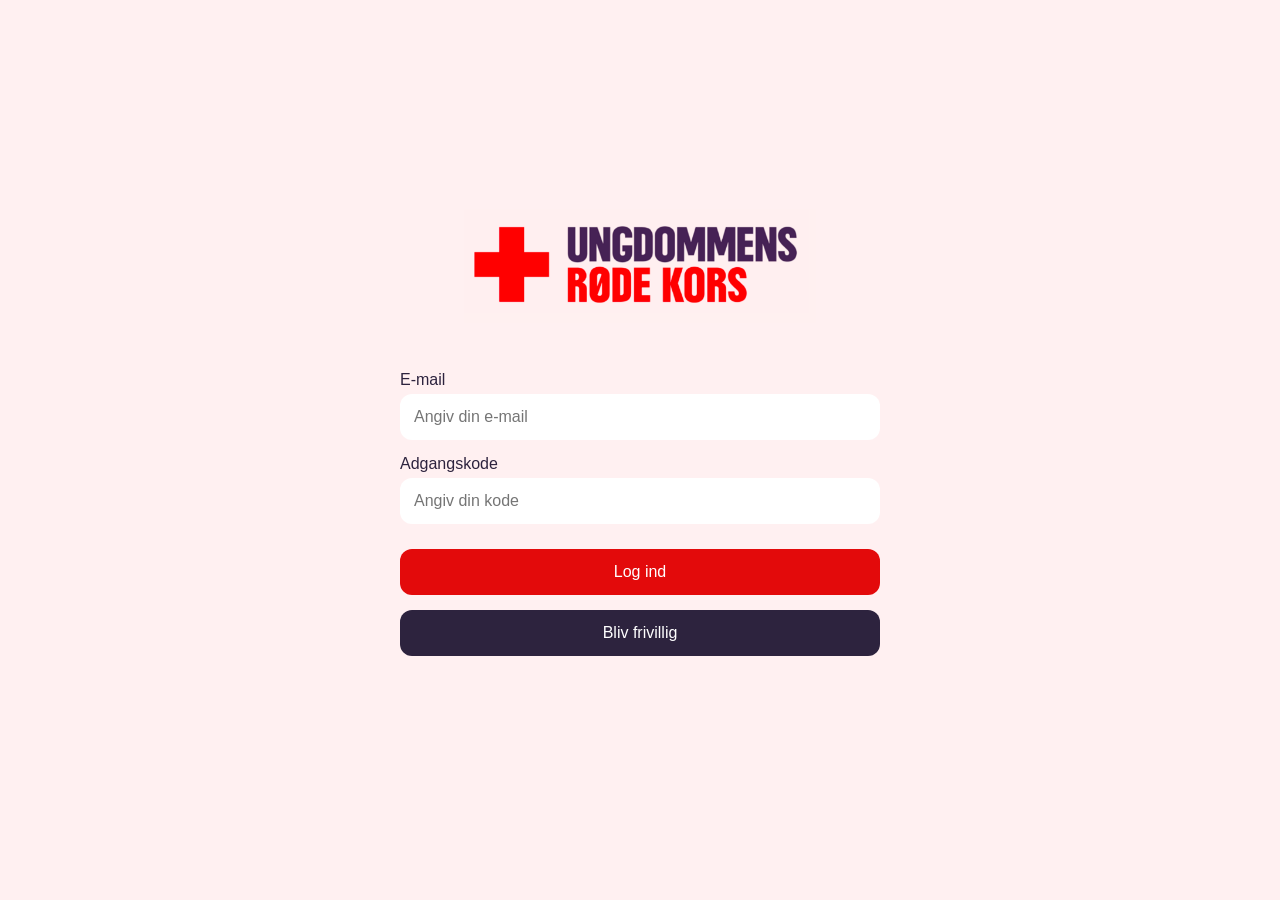
<file: index.html>
<!DOCTYPE html> 
<html lang="da">
    <head>
        <meta charset="UTF-8">
        <meta name="viewport" content="width=device-width, initial-scale=1.0">
        <title>App Ungdommens Røde Kors</title>
        <link rel="stylesheet" href="style.css">
        <script src="javascript/sarah.js" defer></script>
    </head>
        


    <body class="lyseroed-baggrund login-layout">
    
    <!-- HEADER SEKTION -->
    <header class="login-header"></header>
       
    <!-- MAIN SEKTION -->
    <!-- Sarah: Brugt ChatpGPT til sparring med BEM (prompt 3 og 5) -->
    <main>
        <section class="login"> <!--kode er valideret medhttps://validator.w3.org/#validate_by_uri, der er en warning at der mangler en H1, på linje 21-->
        
        <img class="login__logo" src="images/logo.png" alt="Logo til Ungdommens Røde Kors">

        <form class="login__form">

            <!-- Sarah: Brugt ChatpGPT til sparring med BEM (prompt 5) -->
            <label class="login__label" for="email">E-mail</label>
            <input class="login__input login__input--email" type="email" id="email" placeholder="Angiv din e-mail">

            <label class="login__label" for="kode">Adgangskode</label>
            <input class="login__input login__input--kode" type="password" id="kode" placeholder="Angiv din kode">

            <p class="login__fejl" id="fejl"></p>

            <button class="login__knap login__knap--primary">Log ind</button>

            <a href="bliv_frivllig.html" class="login__knap login__knap--secondary">Bliv frivillig</a>

        </form>

        </section>
    </main>
                      
    <!-- FOOTER SEKTION -->
    <footer class="login-footer"></footer>

    </body>
</html>
</file>
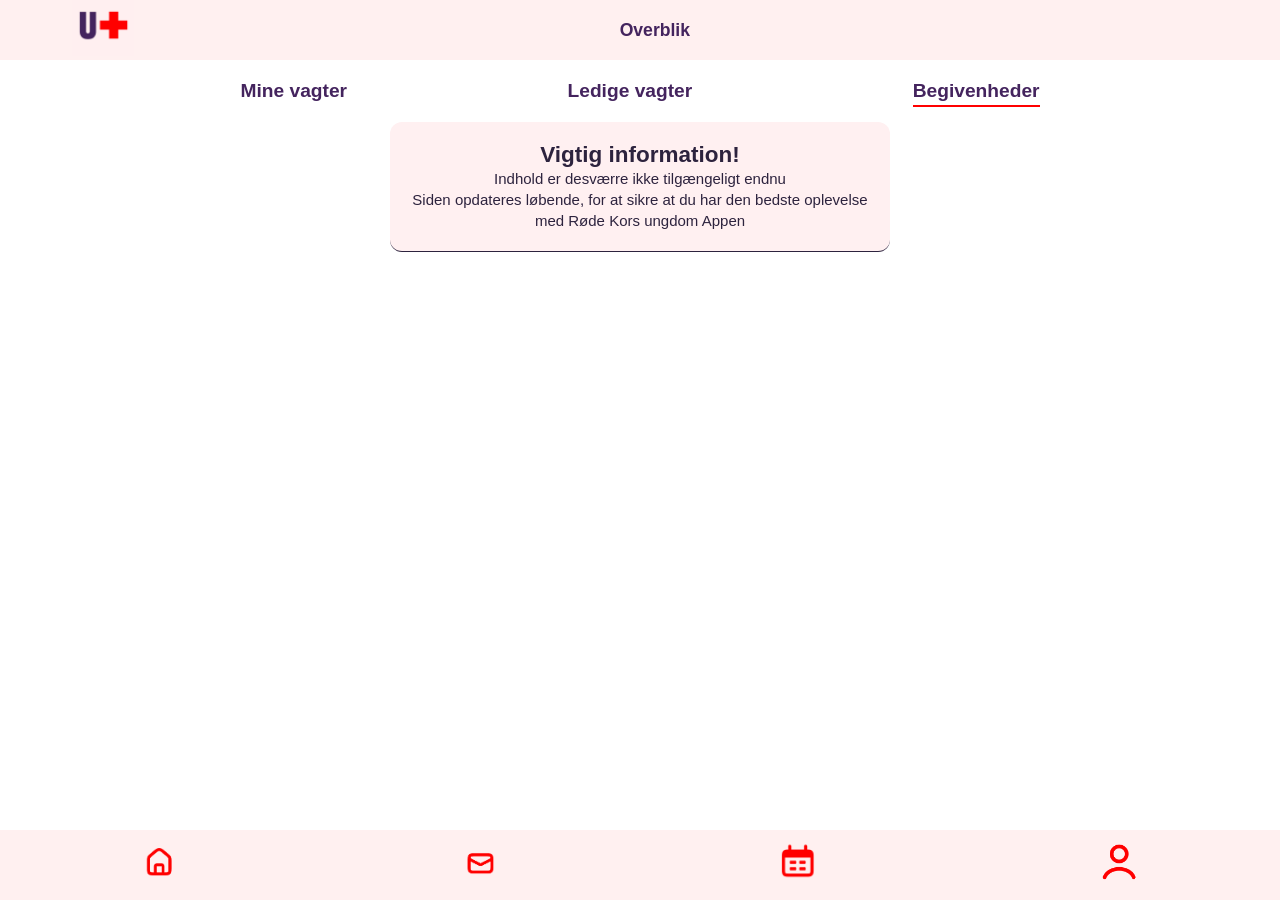
<file: begivenheder.html>
<!DOCTYPE html>
<html lang="da">
    <head>
        <!--koden er valideret med https://validator.w3.org/nu/#textarea, der er ingen errors eller warnings-->
        <meta charset="UTF-8">
        <meta name="viewport" content="width=device-width, initial-scale=1.0">
        <title>App Rødekors ungdommen</title>
        <link rel="stylesheet" href="style.css">
        <script></script>
       
        
    </head>
        <!-- Sparret med AI -->
        <body>
            
            <header class="app-header">
                
                <div class="header-leftside">
                    <a href="mine_vagter.html" class="brand-button">
                        <img src="images/brand_logo.png" alt="røde kors ungdom forkortet logo" class="logo-img">
                    </a>
                </div>
                <h1 class="header-title">Overblik</h1>
                <div class="header-rightside"></div>

            </header>

            <main class="content-area">
                <div class="main__menu">
                    <a href="mine_vagter.html" class="main__menu-item active">Mine vagter</a>
                    <a href="ledige_vagter.html" class="main__menu-item">Ledige vagter</a>
                    <a href="begivenheder.html" class="main__menu-item main__menu-item--active">Begivenheder</a>
                </div> 
                
                <!--kode inspireret fra AI prompt (7) Rikkw-->
                <section class="service-besked">
                    <div class="service-besked__container">
                        <h2> Vigtig information!</h2>
                        <p class="service-besked__text">
                            Indhold er desværre ikke tilgængeligt endnu<br>
                            Siden opdateres løbende, for at sikre at du har den bedste oplevelse med Røde Kors ungdom Appen
                        </p>
                    </div>
                </section>

            </main>
                      
                <footer class="footer">
                  <nav class="bottom-nav">
                     <a href="mine_vagter.html" class="nav-buttons">
                         <img src="images/hjem.png" alt="hjem-button" class="nav-icon">
                     </a>
                    
                     <a href="meddelelser.html" class="nav-buttons">
                         <img src="images/meddelelser.png" alt="meddelelser-button" class="nav-icon">
                     </a>

                     <a href="kalender.html" class="nav-buttons">
                         <img src="images/kalender.png" alt="kalender-button" class="nav-icon">
                     </a>

                     <a href="min_profil.html" class="nav-buttons">
                         <img src="images/profil.png" alt="min_profil-button" class="nav-icon">
                     </a>
                  </nav>
                </footer>
            

        </body>
</html>
</file>
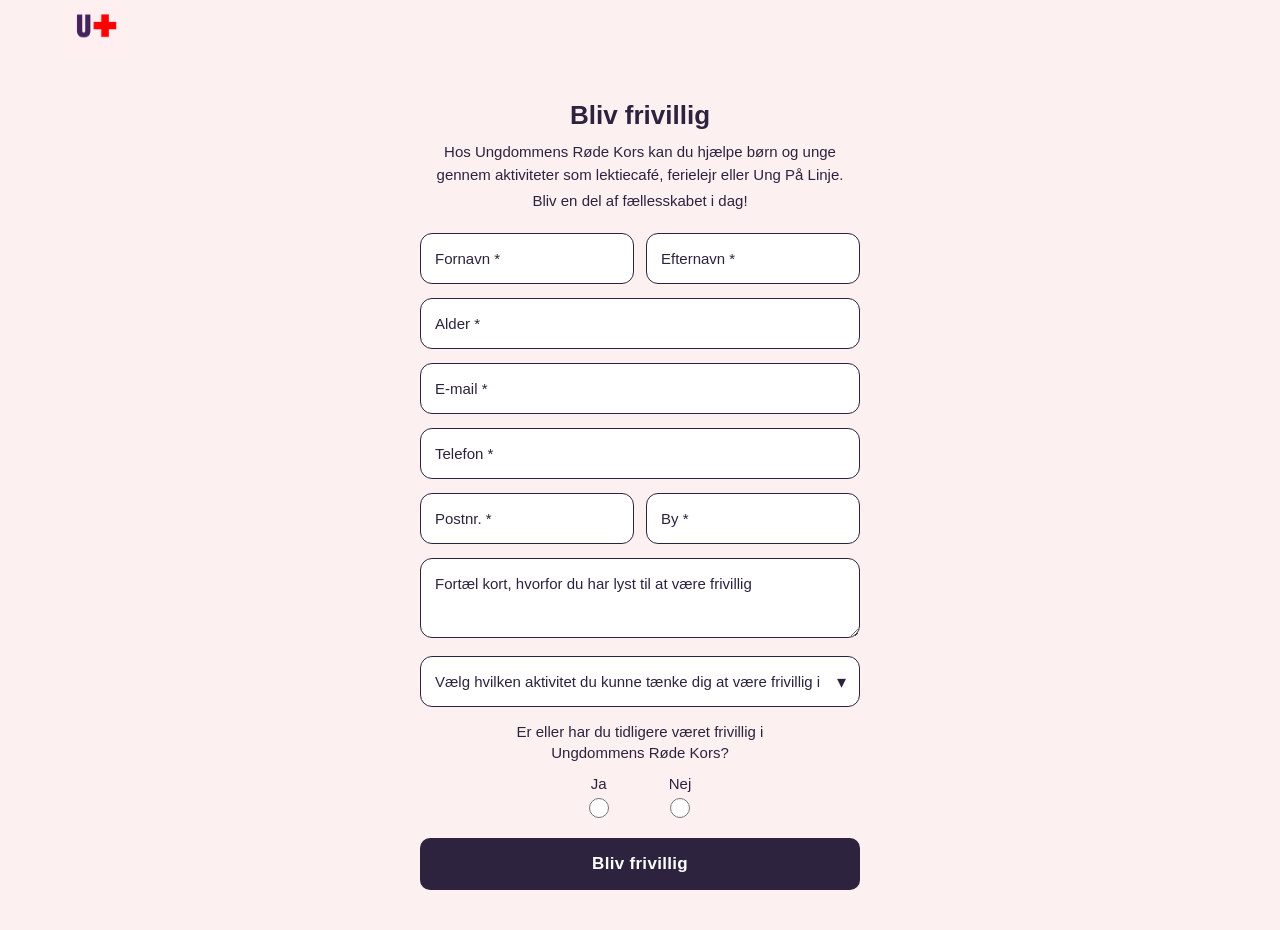
<file: bliv_frivllig.html>
<!DOCTYPE html>
<html lang="da">
<!--koden er valideret med https://validator.w3.org/nu/#textarea, der er ingen errors eller warnings-->
<head>
  <meta charset="UTF-8">
  <meta name="viewport" content="width=device-width, initial-scale=1">
  <title>Bliv frivillig - Ungdommens Røde Kors</title>
  <link rel="stylesheet" href="style.css">
  <script src="javascript/liana.js" defer></script>
</head>

<body class="frivillig-side">
  <!-- Sparret med AI -->
  <!-- header med logo — kilde: https://www.w3schools.com/html/html_layout.asp -->
  <header class="frivillig-header">
    <div class="frivillig-header__venstre">
      <a href="mine_vagter.html" class="frivillig-header__logo">
        <img src="images/brand_logo.png" alt="Ungdommens Røde Kors logo" class="frivillig-header__logo-img">
      </a>
    </div>
    <div class="frivillig-header__hoejre"></div>
  </header>

  <!-- indhold — kilde: https://www.w3schools.com/html/html_layout.asp -->
  <main class="frivillig-indhold">

    <!-- overskrift og beskrivelse — kilde: https://www.w3schools.com/html/html_headings.asp -->
    <div class="overskrift">
      <h2 class="overskrift__titel">Bliv frivillig</h2>
      <p class="overskrift__tekst">
        Hos Ungdommens Røde Kors kan du hjælpe børn og unge gennem aktiviteter
        som lektiecafé, ferielejr eller Ung På Linje.
      </p>
      <p class="overskrift__cta">Bliv en del af fællesskabet i dag!</p>
    </div>

    <!-- novalidate slår browserens validering fra, JS tager over — kilde: https://www.w3schools.com/html/html_forms.asp -->
    <form id="frivillig-formular" novalidate>

      <!-- fornavn og efternavn side om side — kilde: https://www.w3schools.com/html/html_form_input_types.asp -->
      <div class="felt--dobbelt">
        <div class="felt">
          <input class="felt__input" type="text" id="fornavn" name="fornavn" placeholder="Fornavn *">
          <span class="fejl" id="fejl-fornavn">Fornavn er påkrævet</span>
        </div>
        <div class="felt">
          <input class="felt__input" type="text" id="efternavn" name="efternavn" placeholder="Efternavn *">
          <span class="fejl" id="fejl-efternavn">Efternavn er påkrævet</span>
        </div>
      </div>

      <!-- alder -->
      <div class="felt">
        <input class="felt__input" type="text" id="alder" name="alder" placeholder="Alder *">
        <span class="fejl" id="fejl-alder">Alder er påkrævet</span>
      </div>

      <!-- email -->
      <div class="felt">
        <input class="felt__input" type="email" id="email" name="email" placeholder="E-mail *">
        <span class="fejl" id="fejl-email">Indtast en gyldig e-mailadresse</span>
      </div>

      <!-- telefon -->
      <div class="felt">
        <input class="felt__input" type="tel" id="telefon" name="telefon" placeholder="Telefon *">
        <span class="fejl" id="fejl-telefon">Telefon er påkrævet</span>
      </div>

      <!-- postnr og by side om side -->
      <div class="felt--dobbelt">
        <div class="felt">
          <input class="felt__input" type="text" id="postnr" name="postnr" placeholder="Postnr. *">
          <span class="fejl" id="fejl-postnr">Postnr. er påkrævet</span>
        </div>
        <div class="felt">
          <input class="felt__input" type="text" id="by" name="by" placeholder="By *">
          <span class="fejl" id="fejl-by">By er påkrævet</span>
        </div>
      </div>

      <!-- valgfrit tekstfelt — kilde: https://www.w3schools.com/tags/tag_textarea.asp -->
      <div class="felt">
        <textarea class="felt__textarea" id="besked" name="besked"
          placeholder="Fortæl kort, hvorfor du har lyst til at være frivillig"></textarea>
      </div>

      <!-- dropdown til aktivitet — kilde: https://www.w3schools.com/tags/tag_select.asp -->
      <div class="dropdown">
        <select class="dropdown__select" id="aktivitet" name="aktivitet">
          <option value="" disabled selected>Vælg hvilken aktivitet du kunne tænke dig at være frivillig i fra listen</option>
          <option value="krisecenter">Krisecenter</option>
          <option value="mentoring">Mentoring</option>
          <option value="hospitalcafe">Hospitalcafé</option>
          <option value="born-ungehjem">Børne- og ungehjem</option>
          <option value="sikrede">Sikrede institutioner</option>
          <option value="asyl">Asyl</option>
          <option value="klub">Klub</option>
          <option value="lektiecafe">Lektiecafé</option>
          <option value="lokalafdeling">Lokalafdeling</option>
          <option value="hoere-mere">Jeg vil bare gerne høre mere</option>
          <option value="andet">Andet</option>
        </select>
        <span class="dropdown__pil">▾</span>
        <span class="fejl" id="fejl-aktivitet">Vælg venligst en aktivitet</span>
      </div>

      <!-- radioknapper — kilde: https://www.w3schools.com/html/html_form_input_types.asp -->
      <div class="radio-sektion">
        <p class="radio-sektion__spoergsmaal">
          Er eller har du tidligere været frivillig i<br>Ungdommens Røde Kors?
        </p>
        <div class="radio-sektion__gruppe">
          <label class="radio-sektion__label">
            Ja
            <input type="radio" name="tidligere" value="ja">
          </label>
          <label class="radio-sektion__label">
            Nej
            <input type="radio" name="tidligere" value="nej">
          </label>
        </div>
      </div>

      <!-- knap med id="indsend-knap" så JS kan finde den — kilde: https://www.w3schools.com/tags/tag_button.asp -->
      <button class="frivillig-knap" type="button" id="indsend-knap">Bliv frivillig</button>

    </form>
  </main>

  <!-- popup skjult med CSS, JS viser den — kilde: https://www.w3schools.com/howto/howto_css_modals.asp -->
  <div class="frivillig-popup" id="popup">
    <div class="frivillig-popup__indhold">
      <h2 class="frivillig-popup__titel">Tak for din interesse!</h2>
      <p class="frivillig-popup__tekst">
        Tak for din interesse i at blive frivillig hos Ungdommens Røde Kors.
        Vi er glade for din interesse og kontakter dig hurtigst muligt.
      </p>
      <a class="frivillig-popup__knap" href="index.html">Gå til forsiden</a>
    </div>
  </div>

</body>
</html>
</file>
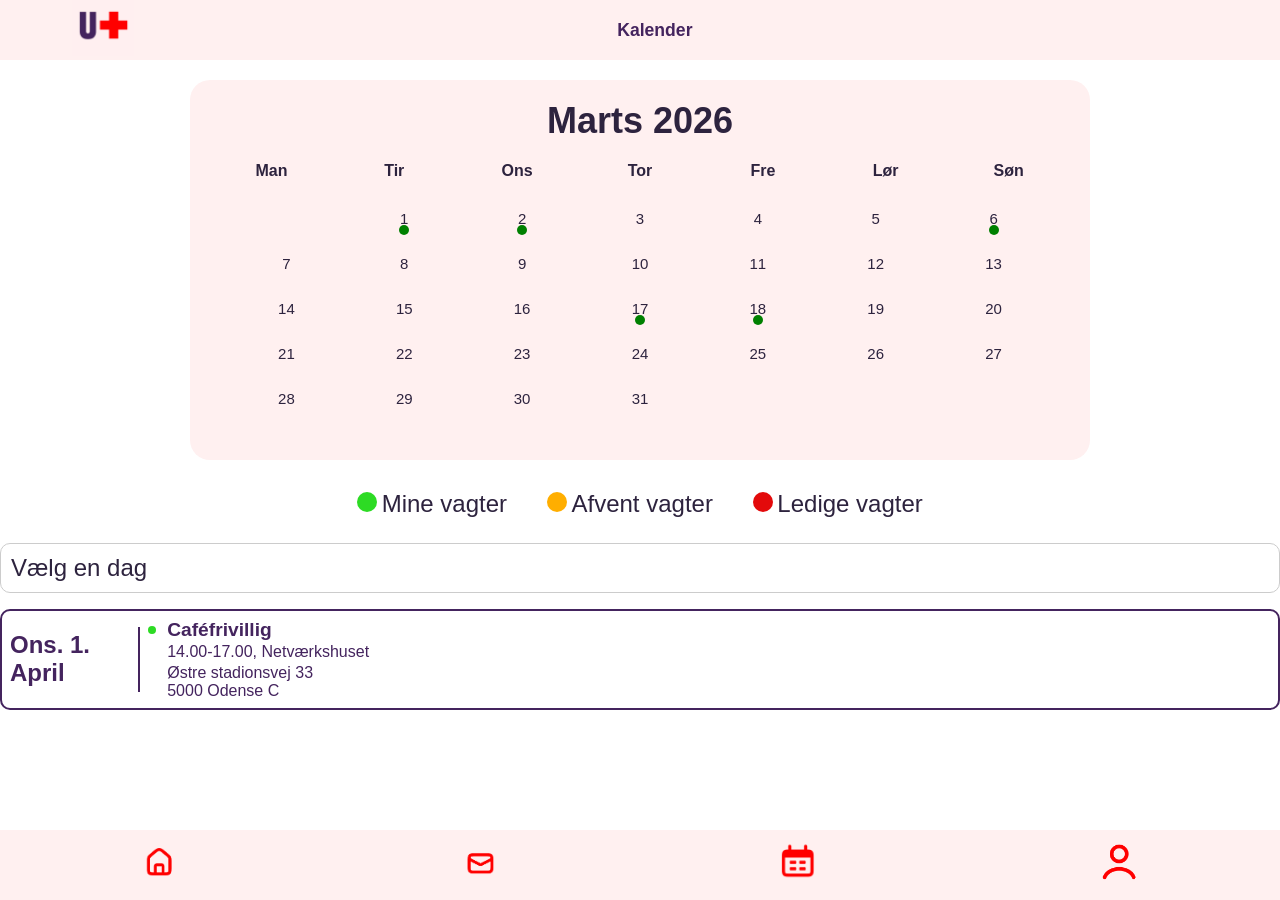
<file: kalender.html>
<!DOCTYPE html>
<html lang="en">
    <head>
        <meta charset="UTF-8">
        <meta name="viewport" content="width=device-width, initial-scale=1.0">
        <title>App Rødekors ungdommen</title>
        <link rel="stylesheet" href="style.css">
        <script src="javascript/rikke.js" defer></script>
       
        
    </head>
        
        <body>
            
            <header class="app-header">
                <div class="header-leftside">
                    <a href="mine_vagter.html" class="brand-button">
                        <img src="images/brand_logo.png" alt="røde kors ungdom forkortet logo" class="logo-img">
                    </a>
                </div>
                <h1 class="header-title">Kalender</h1>
                <div class="header-rightside"></div>
            </header>

                 <main>
                    <div class="calender">
                        <div class="calender_header">
                           
                           <h2 id="monthYear">Marts 2026</h2>
                           
                        </div>
                       <!--kode inspireret fra https://www.w3schools.com/howto/howto_css_calendar.asp-->
                     <div class="calender-weekday">
                        <span>Man</span>
                        <span>Tir</span>
                        <span>Ons</span>
                        <span>Tor</span>
                        <span>Fre</span>
                        <span>Lør</span>
                        <span>Søn</span>
                        </div>    
                    
                        <ul id="daysContainer"></ul>
                    </div>
                        <!--kode inspireret med Ai prompt (6) linje 46-61-->
                      <div class="status-container">
                        <div class="status-items">
                            <span class="dot green"></span>
                            <span class="status-text">Mine vagter</span>
                        </div>

                        <div class="status-items">
                            <span class="dot yellow"></span>
                            <span class="status-text">Afvent vagter</span>
                        </div>

                        <div class="status-items">
                            <span class="dot red"></span>
                            <span class="status-text">Ledige vagter</span>
                        </div>
                    </div>

                    <div id="eventBox" class="event-box">
                        Vælg en dag
                    </div>

                    <!-- Genbrug fra Bára's "mine vagter"-->

                    <section class="overblik-vagter"> <!--koden er valideret med https://validator.w3.org/nu/#textarea og der er en warning med manglende H1 på linje 69-->

                     <a href="min-vagt.html" class="card-vagt__link">
                    <article class="card-vagt">
                        <p class="card-vagt__date">Ons. 1.<br>April</p>
                        <div class="card-vagt__line"></div>
                           <div class="card-vagt__text">
                              <div class="card-vagt__heading">
                                 <span class="card-vagt__dot card-vagt__dot--bekræftet"></span>
                                 <h2 class="card-vagt__title">Caféfrivillig</h2>
                              </div>
                              <p class="card-vagt__time">14.00-17.00, Netværkshuset</p>
                              <p class="card-vagt__location">Østre stadionsvej 33<br>5000 Odense C</p>
                           </div>
                    </article>
                    </a>

                    </section>


                </main>
                    
                
                  <!--kode inspireret fra https://www.w3schools.com/howto/howto_css_icon_buttons.asp-->    
            <footer class="footer">
                <nav class="bottom-nav">
                    <a href="mine_vagter.html" class="nav-buttons">
                        <img src="images/hjem.png" alt="hjem-button" class="nav-icon">
                    </a>
                    
                    <a href="meddelelser.html" class="nav-buttons">
                        <img src="images/meddelelser.png" alt="meddelelser-button" class="nav-icon">
                    </a>

                    <a href="kalender.html" class="nav-buttons">
                        <img src="images/kalender.png" alt="kalender-button" class="nav-icon">
                    </a>

                    <a href="min_profil.html" class="nav-buttons">
                        <img src="images/profil.png" alt="min_profil-button" class="nav-icon">
                    </a>
                </nav>
            </footer>
            

        </body>
</html>
</file>
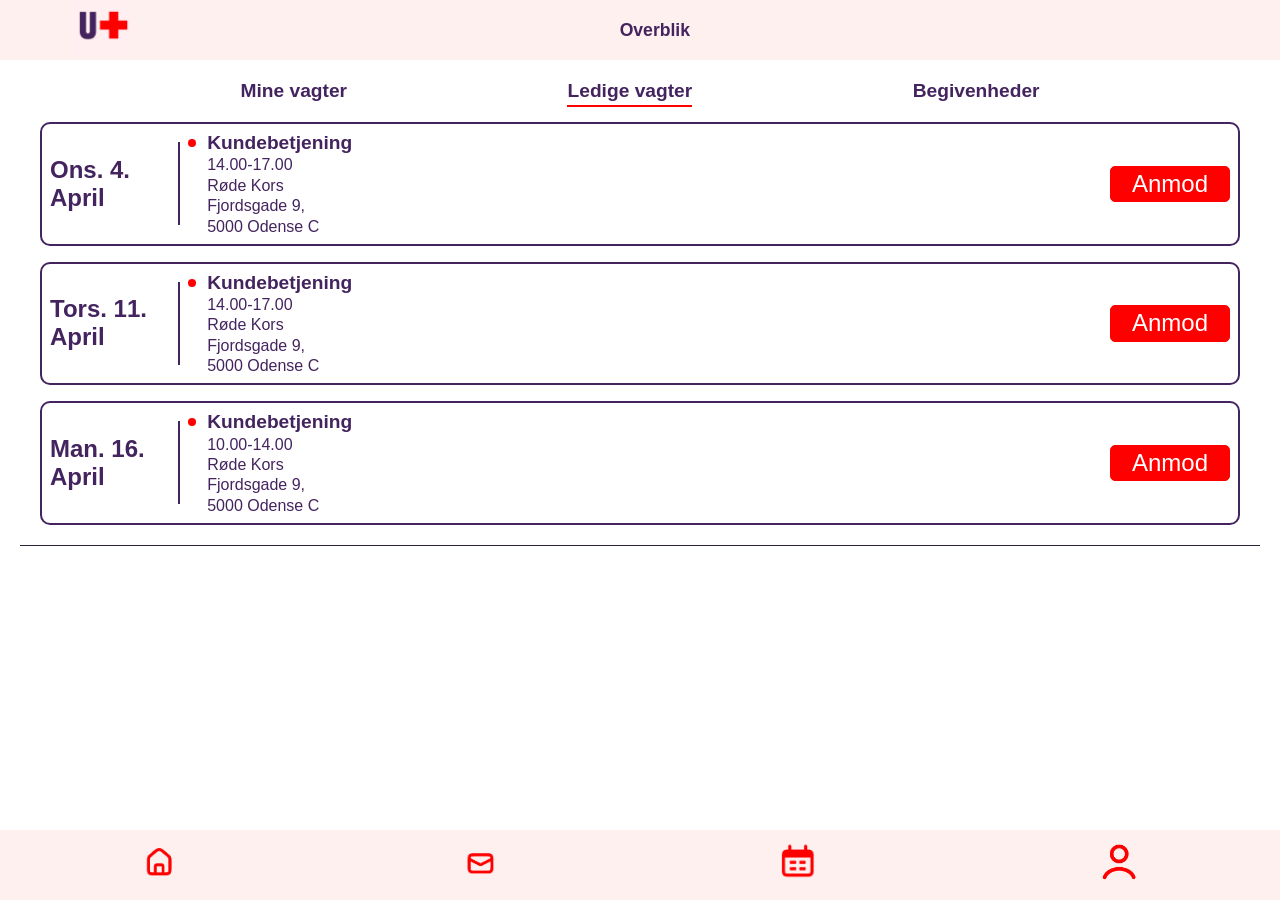
<file: ledige_vagter.html>
<!DOCTYPE html>
<html lang="da">
    <head>
        <meta charset="UTF-8">
        <meta name="viewport" content="width=device-width, initial-scale=1.0">
        <title>App Rødekors ungdommen</title>
        <link rel="stylesheet" href="style.css">
        <script src="javascript/bara.js" defer></script>
    </head>
        
        <body>
            
            <header class="app-header">
                <div class="header-leftside">
                    <a href="mine_vagter.html" class="brand-button"> 
                        <img src="images/brand_logo.png" alt="røde kors ungdom forkortet logo" class="logo-img">
                    </a>
                </div>
                <h1 class="header-title">Overblik</h1>
                <div class="header-rightside"></div>
            </header>

            <main class="content-area">
             
             <div class="main__menu">
                  <a href="mine_vagter.html" class="main__menu-item active">Mine vagter</a>
                  <a href="ledige_vagter.html" class="main__menu-item main__menu-item--active">Ledige vagter</a>
                  <a href="begivenheder.html" class="main__menu-item">Begivenheder</a>
             </div>

             <section class="overblik-vagter" id="overblik-vagter"></section> <!--koden er valideret med https://validator.w3.org/nu/#textarea, der er en warning om manglende H1, på linje 31-->

            </main>
            
            <!--kode inspireret fra https://www.w3schools.com/howto/howto_css_icon_buttons.asp-->
            <footer class="footer">
                <nav class="bottom-nav">
                    <a href="mine_vagter.html" class="nav-buttons">
                        <img src="images/hjem.png" alt="hjem-button" class="nav-icon">
                    </a>
                    
                    <a href="meddelelser.html" class="nav-buttons">
                        <img src="images/meddelelser.png" alt="meddelelser-button" class="nav-icon">
                    </a>

                    <a href="kalender.html" class="nav-buttons">
                        <img src="images/kalender.png" alt="kalender-button" class="nav-icon">
                    </a>

                    <a href="min_profil.html" class="nav-buttons">
                        <img src="images/profil.png" alt="min_profil-button" class="nav-icon">
                    </a>
                </nav>
            </footer>
            
        </body>
</html>
</file>
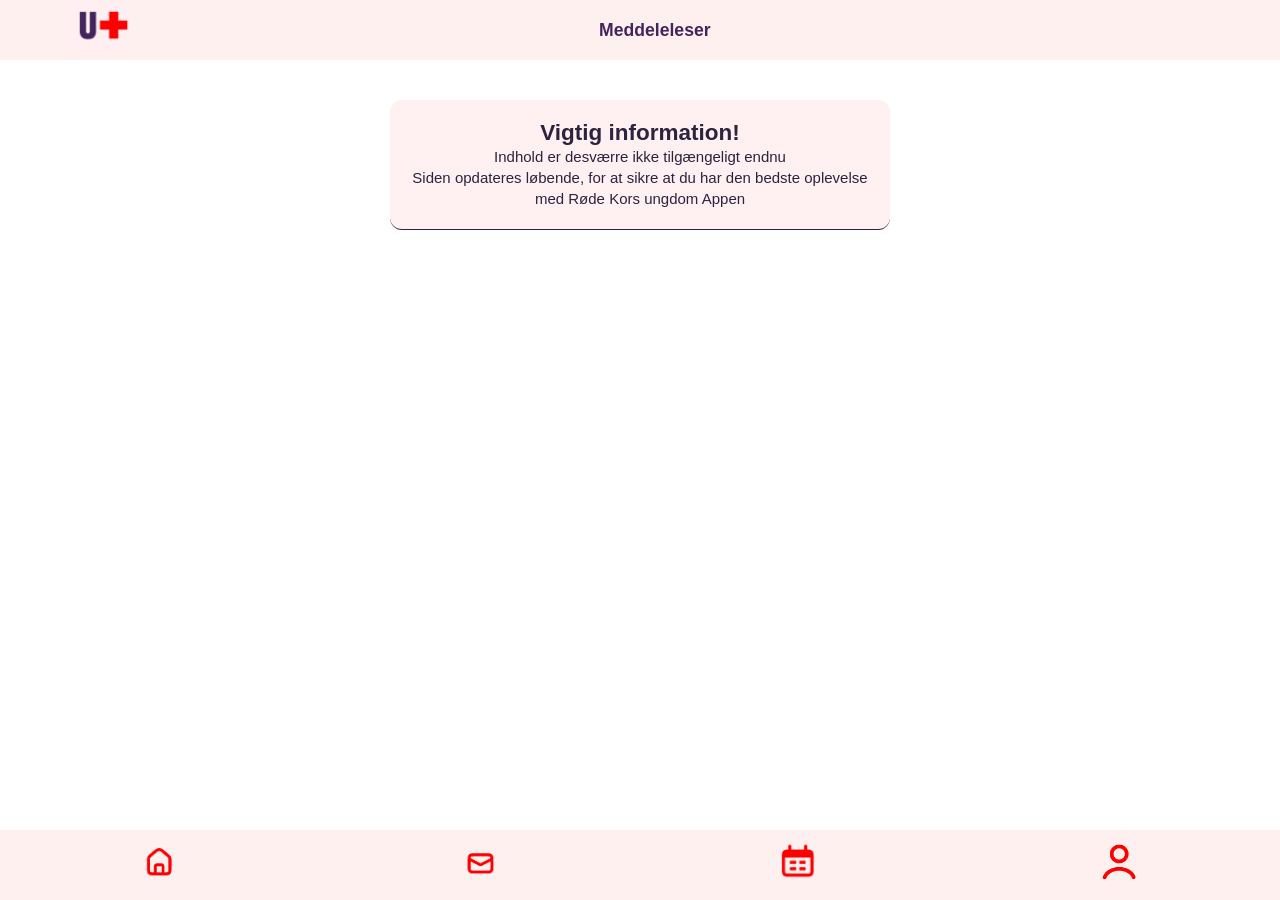
<file: meddelelser.html>
<!DOCTYPE html> <!--denne kode er valideret medhttps://validator.w3.org/nu/#textarea, der er ingen errors eller warnings -->
<html lang="da">
    <head>
        <meta charset="UTF-8">
        <meta name="viewport" content="width=device-width, initial-scale=1.0">
        <title>App Rødekors ungdommen</title>
        <link rel="stylesheet" href="style.css">
        <script></script>
       
        
    </head>
        
        <body>
            
            <header class="app-header">
                <div class="header-leftside">
                    <a href="mine_vagter.html" class="brand-button">
                        <img src="images/brand_logo.png" alt="røde kors ungdom forkortet logo" class="logo-img">
                    </a>
                </div>
                <h1 class="header-title">Meddeleleser</h1>
                <div class="header-rightside"></div>
            </header>

            <!--kode inspireret fra AI prompt (7) Rikkw-->
                <main class="content-area">
                     <section class="service-besked">
                    <div class="service-besked__container">
                        <h2> Vigtig information!</h2>
                        <p class="service-besked__text">
                            Indhold er desværre ikke tilgængeligt endnu<br>
                            Siden opdateres løbende, for at sikre at du har den bedste oplevelse med Røde Kors ungdom Appen
                        </p>
                    </div>
                </section>
                </main>
             <!--kode inspireret fra https://www.w3schools.com/howto/howto_css_icon_buttons.asp-->         
            <footer class="footer">
                <nav class="bottom-nav">
                    <a href="mine_vagter.html" class="nav-buttons">
                        <img src="images/hjem.png" alt="hjem-button" class="nav-icon">
                    </a>
                    
                    <a href="meddelelser.html" class="nav-buttons">
                        <img src="images/meddelelser.png" alt="meddelelser-button" class="nav-icon">
                    </a>

                    <a href="kalender.html" class="nav-buttons">
                        <img src="images/kalender.png" alt="kalender-button" class="nav-icon">
                    </a>

                    <a href="min_profil.html" class="nav-buttons">
                        <img src="images/profil.png" alt="min_profil-button" class="nav-icon">
                    </a>
                </nav>
            </footer>
            
            

        </body>
</html>
</file>
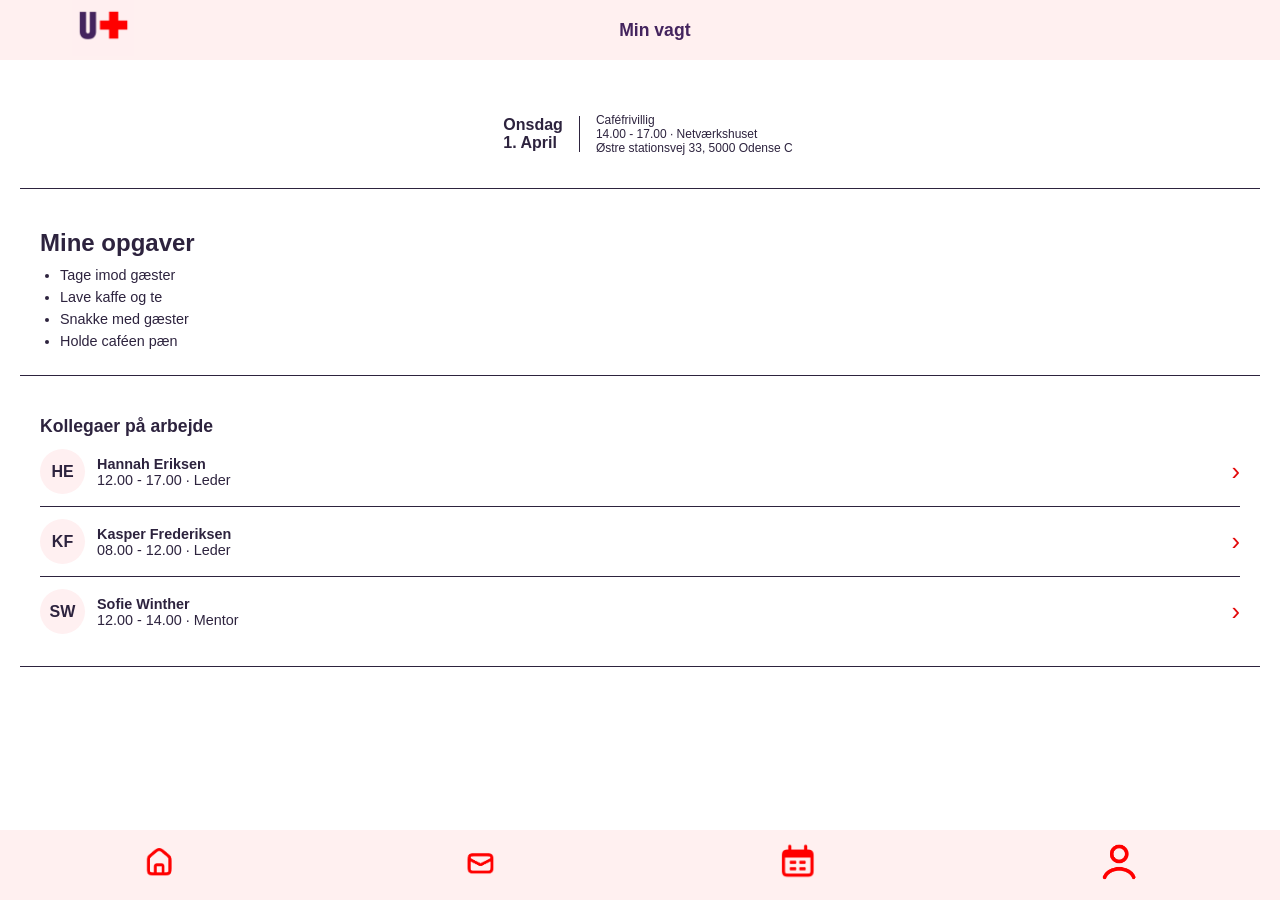
<file: min-vagt.html>
<!DOCTYPE html>
<html lang="da">
    <head>
        <meta charset="UTF-8">
        <meta name="viewport" content="width=device-width, initial-scale=1.0">
        <title>App Ungdommens Røde Kors</title>
        <link rel="stylesheet" href="style.css">
    </head>
       
    <!-- Sarah: Brugt ChatGPT til sparring (prompt 33) -->
<body class="min-vagt-layout">
          
    <!-- HEADER -->
    <header class="app-header">
        <div class="header-leftside">
            <a href="mine_vagter.html" class="brand-button">
                <img src="images/brand_logo.png" alt="Ungdommens Røde Kors logo" class="logo-img">
            </a>
        </div>

        <h1 class="header-title">Min vagt</h1>
        
        <div class="header-rightside"></div>
    </header>

<!-- MAIN -->
<main class="content-area">

    <!-- Sarah: Brugt ChatGPT til sparring (prompt 24, 25, 26 og 27) -->
    <!-- Sarah: Brugt ChatGPT til sparring (prompt 31 og 32) -->
    <section class="vagt-info"> <!--koden er valideret med https://validator.w3.org/nu/#textarea, der er en warning om mangelende H1 på linje 31-->
        <div class="vagt-info__venstre">
            <p class="vagt-info__dato">Onsdag <br>1. April</p>
        </div>

        <div class="vagt-info__hoejre">
            <p class="vagt-info__rolle">Caféfrivillig</p>
            <p class="vagt-info__tidspunkt">14.00 - 17.00 · Netværkshuset</p>
            <p class="vagt-info__adresse">Østre stationsvej 33, 5000 Odense C</p>
        </div>
    </section>

    <section class="opgaver">
        <h2>Mine opgaver</h2>
        <ul class="opgaver__liste">
            <li class="opgaver__type">Tage imod gæster</li>
            <li class="opgaver__type">Lave kaffe og te</li>
            <li class="opgaver__type">Snakke med gæster</li>
            <li class="opgaver__type">Holde caféen pæn</li>
        </ul>
    </section>

    <section class="kollegaer">
        <h3>Kollegaer på arbejde</h3>

        <div class="kollega">
            <div class="kollega__initialer">HE</div>
            <div class="kollega__info">
                <p class="kollega__navn">Hannah Eriksen</p>
                <p class="kollega__detaljer">12.00 - 17.00 · Leder</p>
            </div>
            <div class="kollega__pil">›</div>
        </div>

        <div class="kollega">
            <div class="kollega__initialer">KF</div>
            <div class="kollega__info">
                <p class="kollega__navn">Kasper Frederiksen</p>
                <p class="kollega__detaljer">08.00 - 12.00 · Leder</p>
            </div>
            <div class="kollega__pil">›</div>
        </div>

        <div class="kollega">
            <div class="kollega__initialer">SW</div>
            <div class="kollega__info">
                <p class="kollega__navn">Sofie Winther</p>
                <p class="kollega__detaljer">12.00 - 14.00 · Mentor</p>
            </div>
            <div class="kollega__pil">›</div>
        </div>

    </section>

</main>

                    
                
<!-- FOOTER -->          
<footer class="bottom-nav">
    <a href="mine_vagter.html" class="nav-buttons">
        <img src="images/hjem.png" alt="hjem-button" class="nav-icon">
    </a>
                    
    <a href="meddelelser.html" class="nav-buttons">
        <img src="images/meddelelser.png" alt="meddelelser-button" class="nav-icon">
    </a>

    <a href="kalender.html" class="nav-buttons">
        <img src="images/kalender.png" alt="kalender-button" class="nav-icon">
    </a>

    <a href="min_profil.html" class="nav-buttons">
        <img src="images/profil.png" alt="min_profil-button" class="nav-icon">
    </a>
               

</footer>

            
</body>
</html>
</file>
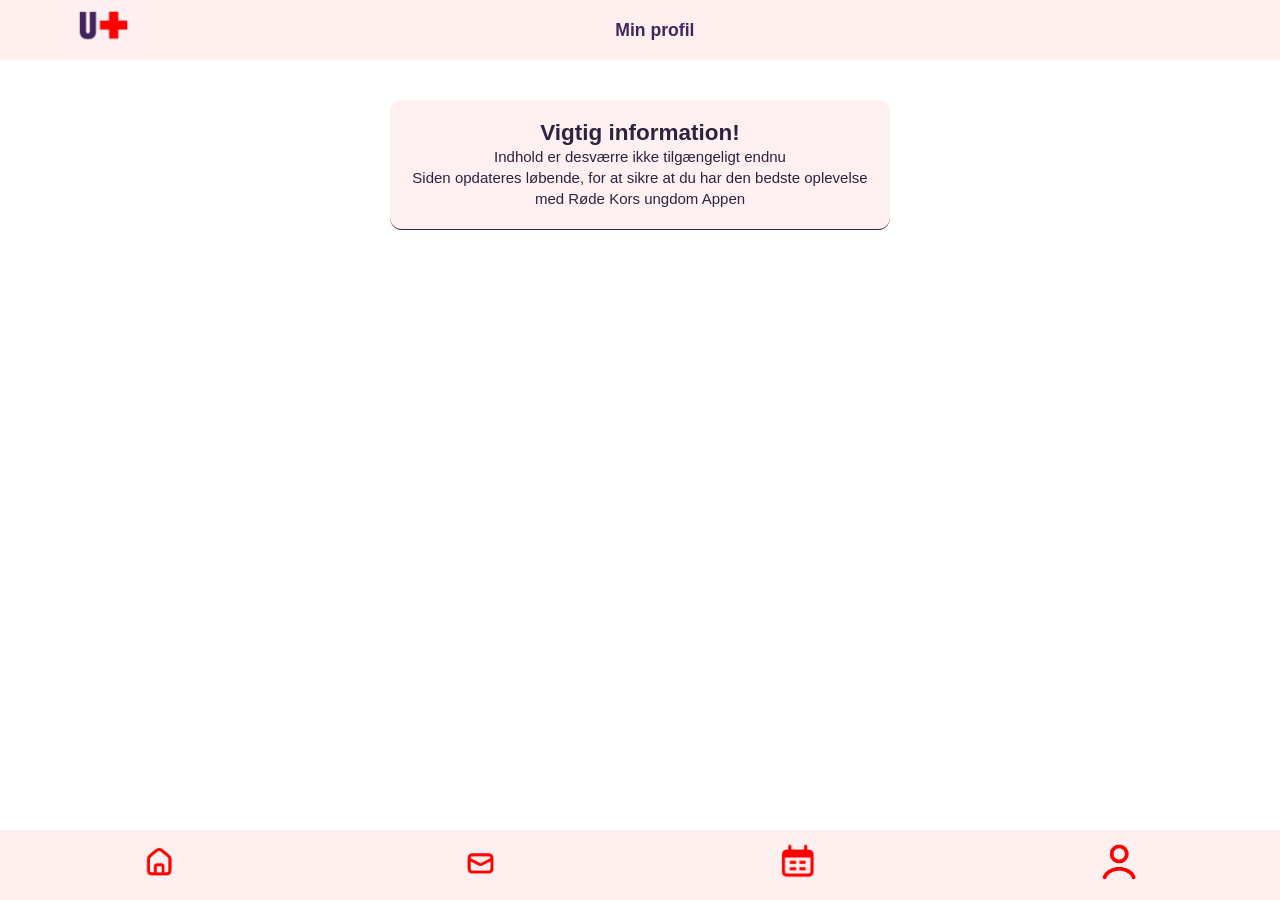
<file: min_profil.html>
<!DOCTYPE html> <!--denne kode er valideret medhttps://validator.w3.org/nu/#textarea, der er igenn errors eller warnings -->
<html lang="da">
    <head>
        <meta charset="UTF-8">
        <meta name="viewport" content="width=device-width, initial-scale=1.0">
        <title>App Rødekors ungdommen</title>
        <link rel="stylesheet" href="style.css">
        <script></script>
       
        
    </head>
        
        <body>
            
            <header class="app-header">
                <div class="header-leftside">
                    <a href="mine_vagter.html" class="brand-button">
                        <img src="images/brand_logo.png" alt="røde kors ungdom forkortet logo" class="logo-img">
                    </a>
                </div>
                <h1 class="header-title">Min profil</h1>
                <div class="header-rightside"></div>
            </header>
                <!--kode inspireret fra AI prompt (7) Rikke-->
                <main class="content-area">
                     <section class="service-besked">
                    <div class="service-besked__container">
                        <h2> Vigtig information!</h2>
                        <p class="service-besked__text">
                            Indhold er desværre ikke tilgængeligt endnu<br>
                            Siden opdateres løbende, for at sikre at du har den bedste oplevelse med Røde Kors ungdom Appen
                        </p>
                    </div>
                </section>
                </main>
                      
            <footer class="footer">
                <nav class="bottom-nav">
                    <a href="mine_vagter.html" class="nav-buttons">
                        <img src="images/hjem.png" alt="hjem-button" class="nav-icon">
                    </a>
                    
                    <a href="meddelelser.html" class="nav-buttons">
                        <img src="images/meddelelser.png" alt="meddelelser-button" class="nav-icon">
                    </a>

                    <a href="kalender.html" class="nav-buttons">
                        <img src="images/kalender.png" alt="kalender-button" class="nav-icon">
                    </a>

                    <a href="min_profil.html" class="nav-buttons">
                        <img src="images/profil.png" alt="min_profil-button" class="nav-icon">
                    </a>
                </nav>
            </footer>
            

        </body>
</html>
</file>
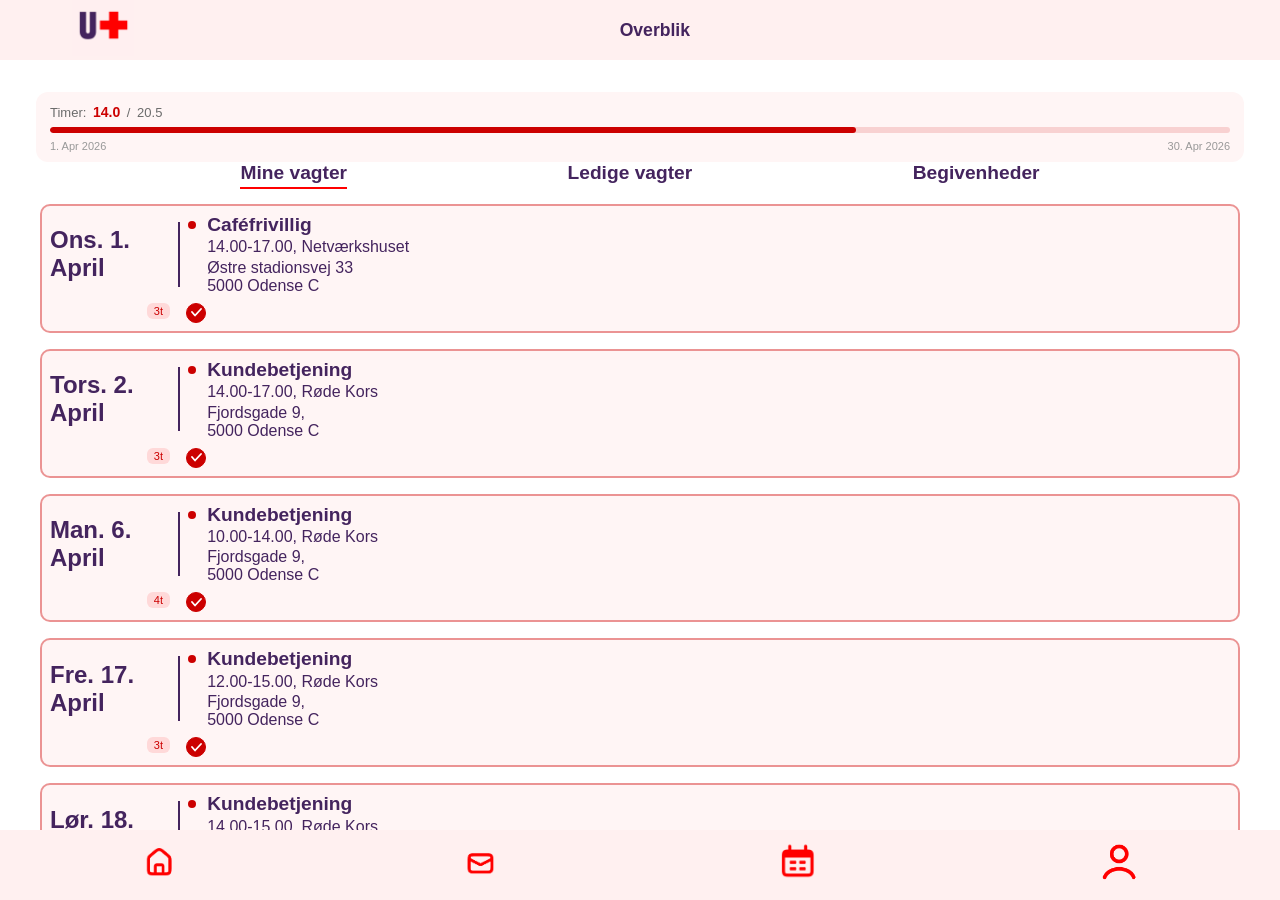
<file: mine_vagter.html>
<!DOCTYPE html>
<html lang="da">
    <head>
        <meta charset="UTF-8">
        <meta name="viewport" content="width=device-width, initial-scale=1.0">
        <title>App Rødekors ungdommen</title>
        <link rel="stylesheet" href="style.css">
        <style>
            .progress-wrapper {
                margin: 12px 16px 0;
                background: #fff5f5;
                border-radius: 12px;
                padding: 12px 14px 10px;
            }
            .progress-label {
                font-size: 13px;
                color: #6b6b6b;
                margin-bottom: 7px;
                display: flex;
                align-items: baseline;
                gap: 3px;
                font-family: inherit;
            }
            .progress-hours-done {
                color: #CC0000;
                font-weight: 600;
                font-size: 14px;
                transition: color 0.3s;
            }
            .progress-bar-bg {
                height: 6px;
                background: rgba(204, 0, 0, 0.15);
                border-radius: 4px;
                overflow: hidden;
                margin-bottom: 7px;
            }
            .progress-bar-fill {
                height: 100%;
                background: #CC0000;
                border-radius: 4px;
                transition: width 0.5s cubic-bezier(0.4, 0, 0.2, 1);
            }
            .progress-dates {
                display: flex;
                justify-content: space-between;
                font-size: 11px;
                color: #999;
            }
            .card-vagt {
                cursor: pointer;
                transition: border-color 0.2s, background 0.2s;
                user-select: none;
            }
            .card-vagt.selected {
                border-color: rgba(204, 0, 0, 0.4) !important;
                background: #fff5f5 !important;
            }
            .card-vagt.selected .card-vagt__dot--bekræftet {
                background: #CC0000 !important;
            }
            .card-vagt__hours {
                font-size: 11px;
                font-weight: 500;
                color: #999;
                background: #f0f0f0;
                border-radius: 6px;
                padding: 2px 7px;
                align-self: flex-start;
                margin-left: auto;
                white-space: nowrap;
                transition: background 0.2s, color 0.2s;
                flex-shrink: 0;
            }
            .card-vagt.selected .card-vagt__hours {
                background: #ffd9d9;
                color: #CC0000;
            }
            .card-vagt__check {
                width: 20px;
                height: 20px;
                border-radius: 50%;
                border: 1.5px solid #ddd;
                display: flex;
                align-items: center;
                justify-content: center;
                flex-shrink: 0;
                align-self: center;
                transition: all 0.2s;
                background: white;
                margin-left: 8px;
            }
            .card-vagt__check svg {
                opacity: 0;
                transform: scale(0.5);
                transition: opacity 0.2s, transform 0.2s;
            }
            .card-vagt.selected .card-vagt__check {
                border-color: #CC0000;
                background: #CC0000;
            }
            .card-vagt.selected .card-vagt__check svg {
                opacity: 1;
                transform: scale(1);
            }
            @keyframes bar-pulse {
                0%   { box-shadow: 0 0 0 0 rgba(204,0,0,0.35); }
                70%  { box-shadow: 0 0 0 7px rgba(204,0,0,0); }
                100% { box-shadow: 0 0 0 0 rgba(204,0,0,0); }
            }
            .progress-bar-fill.pulse {
                animation: bar-pulse 0.45s ease;
            }
        </style>
    </head>

    <body>

        <header class="app-header">
            <div class="header-leftside">
                <a href="mine_vagter.html" class="brand-button">
                    <img src="images/brand_logo.png" alt="røde kors ungdom forkortet logo" class="logo-img">
                </a>
            </div>
            <h1 class="header-title">Overblik</h1>
            <div class="header-rightside"></div>
        </header>

        <main class="content-area">

            <div class="progress-wrapper">
                <div class="progress-label">
                    Timer:&nbsp;<span class="progress-hours-done" id="hoursDone">0.0</span>&nbsp;/&nbsp;<span id="hoursGoal">20.5</span>
                </div>
                <div class="progress-bar-bg">
                    <div class="progress-bar-fill" id="progressFill" style="width:0%"></div>
                </div>
                <div class="progress-dates">
                    <span>1. Apr 2026</span>
                    <span>30. Apr 2026</span>
                </div>
            </div>

            <div class="main__menu">
                <a href="mine_vagter.html" class="main__menu-item active main__menu-item--active">Mine vagter</a>
                <a href="ledige_vagter.html" class="main__menu-item">Ledige vagter</a>
                <a href="begivenheder.html" class="main__menu-item">Begivenheder</a>
            </div>

            <section class="overblik-vagter"> <!--koden er valideret med https://validator.w3.org/nu/#textarea, der er en enkelt warning om manglende H1 på linje 149-->

                <a href="min-vagt.html" class="card-vagt__link">
                <article class="card-vagt selected" data-hours="3" onclick="toggleVagt(this, event)">
                    <p class="card-vagt__date">Ons. 1.<br>April</p>
                    <div class="card-vagt__line"></div>
                    <div class="card-vagt__text">
                        <div class="card-vagt__heading">
                            <span class="card-vagt__dot card-vagt__dot--bekræftet"></span>
                            <h2 class="card-vagt__title">Caféfrivillig</h2>
                        </div>
                        <p class="card-vagt__time">14.00-17.00, Netværkshuset</p>
                        <p class="card-vagt__location">Østre stadionsvej 33<br>5000 Odense C</p>
                    </div>
                    <span class="card-vagt__hours">3t</span>
                    <div class="card-vagt__check">
                        <svg width="11" height="9" viewBox="0 0 11 9" fill="none">
                            <path d="M1 4L4 7.5L10 1" stroke="white" stroke-width="1.8" stroke-linecap="round" stroke-linejoin="round"/>
                        </svg>
                    </div>
                </article>
                </a>

                <article class="card-vagt selected" data-hours="3" onclick="toggleVagt(this, event)">
                    <p class="card-vagt__date">Tors. 2.<br>April</p>
                    <div class="card-vagt__line"></div>
                    <div class="card-vagt__text">
                        <div class="card-vagt__heading">
                            <span class="card-vagt__dot card-vagt__dot--bekræftet"></span>
                            <h2 class="card-vagt__title">Kundebetjening</h2>
                        </div>
                        <p class="card-vagt__time">14.00-17.00, Røde Kors</p>
                        <p class="card-vagt__location">Fjordsgade 9,<br>5000 Odense C</p>
                    </div>
                    <span class="card-vagt__hours">3t</span>
                    <div class="card-vagt__check">
                        <svg width="11" height="9" viewBox="0 0 11 9" fill="none">
                            <path d="M1 4L4 7.5L10 1" stroke="white" stroke-width="1.8" stroke-linecap="round" stroke-linejoin="round"/>
                        </svg>
                    </div>
                </article>

                <article class="card-vagt selected" data-hours="4" onclick="toggleVagt(this, event)">
                    <p class="card-vagt__date">Man. 6.<br>April</p>
                    <div class="card-vagt__line"></div>
                    <div class="card-vagt__text">
                        <div class="card-vagt__heading">
                            <span class="card-vagt__dot card-vagt__dot--bekræftet"></span>
                            <h2 class="card-vagt__title">Kundebetjening</h2>
                        </div>
                        <p class="card-vagt__time">10.00-14.00, Røde Kors</p>
                        <p class="card-vagt__location">Fjordsgade 9,<br>5000 Odense C</p>
                    </div>
                    <span class="card-vagt__hours">4t</span>
                    <div class="card-vagt__check">
                        <svg width="11" height="9" viewBox="0 0 11 9" fill="none">
                            <path d="M1 4L4 7.5L10 1" stroke="white" stroke-width="1.8" stroke-linecap="round" stroke-linejoin="round"/>
                        </svg>
                    </div>
                </article>

                <article class="card-vagt selected" data-hours="3" onclick="toggleVagt(this, event)">
                    <p class="card-vagt__date">Fre. 17.<br>April</p>
                    <div class="card-vagt__line"></div>
                    <div class="card-vagt__text">
                        <div class="card-vagt__heading">
                            <span class="card-vagt__dot card-vagt__dot--bekræftet"></span>
                            <h2 class="card-vagt__title">Kundebetjening</h2>
                        </div>
                        <p class="card-vagt__time">12.00-15.00, Røde Kors</p>
                        <p class="card-vagt__location">Fjordsgade 9,<br>5000 Odense C</p>
                    </div>
                    <span class="card-vagt__hours">3t</span>
                    <div class="card-vagt__check">
                        <svg width="11" height="9" viewBox="0 0 11 9" fill="none">
                            <path d="M1 4L4 7.5L10 1" stroke="white" stroke-width="1.8" stroke-linecap="round" stroke-linejoin="round"/>
                        </svg>
                    </div>
                </article>

                <article class="card-vagt selected" data-hours="1" onclick="toggleVagt(this, event)">
                    <p class="card-vagt__date">Lør. 18.<br>April</p>
                    <div class="card-vagt__line"></div>
                    <div class="card-vagt__text">
                        <div class="card-vagt__heading">
                            <span class="card-vagt__dot card-vagt__dot--bekræftet"></span>
                            <h2 class="card-vagt__title">Kundebetjening</h2>
                        </div>
                        <p class="card-vagt__time">14.00-15.00, Røde Kors</p>
                        <p class="card-vagt__location">Fjordsgade 9,<br>5000 Odense C</p>
                    </div>
                    <span class="card-vagt__hours">1t</span>
                    <div class="card-vagt__check">
                        <svg width="11" height="9" viewBox="0 0 11 9" fill="none">
                            <path d="M1 4L4 7.5L10 1" stroke="white" stroke-width="1.8" stroke-linecap="round" stroke-linejoin="round"/>
                        </svg>
                    </div>
                </article>

            </section>

        </main>
        <!--kode inspireret fra https://www.w3schools.com/howto/howto_css_icon_buttons.asp-->
        <footer class="footer">
            <nav class="bottom-nav">
                <a href="mine_vagter.html" class="nav-buttons">
                    <img src="images/hjem.png" alt="hjem-button" class="nav-icon">
                </a>
                <a href="meddelelser.html" class="nav-buttons">
                    <img src="images/meddelelser.png" alt="meddelelser-button" class="nav-icon">
                </a>
                <a href="kalender.html" class="nav-buttons">
                    <img src="images/kalender.png" alt="kalender-button" class="nav-icon">
                </a>
                <a href="min_profil.html" class="nav-buttons">
                    <img src="images/profil.png" alt="min_profil-button" class="nav-icon">
                </a>
            </nav>
        </footer>

        <script src="javascript/vagter.js"></script>

    </body>
</html>
</file>
<file: style.css>
*{ /*Reference fra baramjollragnheidardottir-sketch
presentation Github*/

/*css er valideret med https://jigsaw.w3.org/css-validator/validator, der er ingen errors eller warnings*/
box-sizing: border-box;
    margin: 0;
    padding: 0;    
}

/* kode er lavet med inspiration og reference fra https://www.w3schools.com/css/css_grid.asp*/
body {
    background-color: #ffffff;
    display: grid;
    grid-template-rows: 60px 1fr 70px; 
    height: 100vh;
    width: 100%;
    margin: 0;
    overflow: auto; /*eða hidden*/
}

/* kode er lavet med inspiration og refernce fra https://www.w3schools.com/css/css3_flexbox.asp*/
.app-header {
    grid-row: 1;
    background-color: #FFF0F0;
    display: flex;
    align-items: center;
    justify-content: space-between;
    padding: 0 5%;
 
}


.brand-button {
    flex: 0 0 100px;
}


.brand-button img {
   height: 50px;
   width: auto;
}

/* Brugt AI*/
.header-title {
    font-size: 2rem; 
    flex-grow: 1;
    text-align: center;
    font-family: Arial, sans-serif;
    font-weight: bold;
    color: rgb(68,36,94);
}

/*kode er inspireret fra https://www.w3schools.com/cssref/sel_after.php*/
.app-header::after {
    content: "";
    flex: 0 0 50px; 
}

.content-area {
    grid-row: 2;
    padding: 20px;
    background-color: #ffffff;
    /*AI brugt til denne kode, refere til dokument AI prompt (9) Rikke*/
    -webkit-overflow-scrolling: touch;
}

.bottom-nav {
    grid-row: 3;
    display: flex;
    justify-content: space-around;
    align-items: center;
    z-index: 100;
    background-color: #FFF0F0;
}

.nav-buttons {
    flex: 1;
    display: flex;
    justify-content: center;
    align-items: center;
    height: 100%;
}

.nav-icon {
    width: 50px; 
    height: 50px;
    object-fit: contain;
}




/* SARAH'S CSS KODE */
/* Sarah: Brugt ChatGPT til at samle to CSS filer til én (prompt 30) */
/* Sarah's kodedel - LAYOUT AF LOGIN SIDE */

* {
    box-sizing: border-box;
    margin: 0;
    padding: 0;
}


/* GRUNDLAYOUT */
body {
    font-family: Arial, sans-serif;
    color: #2d233e;
}

/* LOGIN SIDE */
/* Sarah: Brugt ChatGPT til sparring (prompt 29)*/
.lyseroed-baggrund {
    background-color: #FFF0F1;
}

.login-layout {
    display: grid; 
    grid-template-rows: auto 1fr auto; 
    min-height: 100vh; 
}



/* HEADER */
.login-header {
    display: flex;
    justify-content: center; 
    padding: 1.25rem;
}


/* Sarah: Jeg har brugt ChatGPT til sparring om BEM (prompt 6) */
/* Sarah: Jeg har brugt ChatGPT til sparring om rem (prompt 7)*/
.login-layout main {
    display: flex;
    justify-content: center;
    align-items: center;
}

.login {
    width: 90%;
    max-width: 25rem;
    margin: 0 auto;
}


.login__logo {
    width: 18.75rem;
    display: block;
    margin: 0 auto;
    padding-bottom: 2.5rem;
}


/* LOGIN FORMULAR */
.login__form {
    display: flex;
    flex-direction: column; 
}

.login__form input,
.login__form .login__knap {
    width: 100%;
    padding: 14px;
    margin-bottom: 15px;
    border-radius: 12px;
    border: none;
    font-size: 0.875rem;
}

.login__form input {
    margin-top: 5px;
}


.login__knap--primary { 
    background-color: #e30a0b;
    color: white;
}

.login__knap--secondary { 
    background-color: #2d233e;
    color: white;
    text-decoration: none;
    text-align: center;
}

.login__fejl { 
    color:#e30a0b;
    font-size: 0.8rem;
    margin-bottom: 10px;
}


/* FOOTER */
.login-footer {
    height: 60px;
}



/* MIN VAGT SIDE */
body.min-vagt-layout {
    display: grid;
    grid-template-rows: 60px 1fr 70px;
    height: 100vh;
    width: 100%;
}

/* kode er lavet med inspiration og refernce fra https://www.w3schools.com/css/css3_flexbox.asp*/
/* HEADER */
.app-header {
    grid-row: 1;
    background-color: #FFF0F0;
    display: flex;
    align-items: center;
    justify-content: space-between;
    padding: 0 5%;
}


.brand-button {
    flex: 0 0 100px;
}


.brand-button img {
    height: 50px;
    width: auto;
}

.header-title {
    font-size: 1.1rem;
    flex-grow: 1;
    text-align: center;
    font-weight: bold;
}

/*AI prompt (10)*/
.app-header::after {
    content: "";
    flex: 0 0 50px;
}

.content-area {
    grid-row: 2;
    padding: 20px;
    background-color: #ffffff;
}

/* FOOTER NAV */
.bottom-nav {
    grid-row: 3;
    display: flex;
    justify-content: space-around;
    align-items: center;
    background-color: #FFF0F0;
}
/* kode inspireret fra https://www.w3schools.com/howto/howto_css_more_button.asp*/
.nav-buttons {
    flex: 1;
    display: flex;
    justify-content: center;
    align-items: center;
}

.nav-icon {
    width: 50px;
    height: 50px;
    object-fit: contain;
}



/* Sarah: Brugt ChatGPT til sparring (prompt 28) */
/* VAGT INFO */
.vagt-info {
    display: flex;
    align-items: center;
    justify-content: center;
}

.vagt-info__venstre {
    border-right: 1px solid #2d233e;
    padding-right: 1rem;
    margin: 1rem;
    font-weight: bold;
}

.vagt-info__hoejre {
    font-size: 0.75rem;
}

/* SECTION */
.content-area section {
    margin-bottom: 20px;
    padding: 20px;
    border-bottom: 1px solid #2d233e;
}

/* OPGAVER */
.opgaver__liste {
    margin-top: 10px;
    padding-left: 20px;
}

.opgaver__type {
    margin-bottom: 6px;
    font-size: 0.9rem;
}

.opgaver h3 {
    font-size: 1.1rem;
}

/* Sarah: Brugt ChapGPT til sparring (prompt 32) */
/* KOLLEGAER */
.kollega {
    display: flex;
    align-items: center;
    padding: 12px 0;
    border-bottom: 1px solid #2d233e;
}

.kollega:last-child {
    border-bottom: none;
}

.kollega__initialer {
    background-color: #FFF0F1;
    color: #2d233e;
    width: 45px;
    height: 45px;
    border-radius: 50%;
    display: flex;
    align-items: center;
    justify-content: center;
    font-weight: bold;
    margin-right: 12px;
}

.kollega__navn {
    font-weight: bold;
    margin: 0;
    font-size: 0.9rem;
}

.kollega__detaljer {
    margin: 0;
    color: #2d233e;
    font-size: 0.9rem;
}

.kollega__pil {
    margin-left: auto;
    font-size: 1.6rem;
    color: #e30a0b;
}

.kollegaer h3 {
    font-size: 1.1rem;
}


/* Kontaktformular - Liana*/ 
/* Sparret med AI */
/* Kilde BEM: https://getbem.com/introduction/ */
/* Kilde CSS: https://www.w3schools.com/css/css_intro.asp */

/* nulstiller grid fra den fælles css — passer ikke til denne side da der ingen navigation er */
.frivillig-side {
  display: block;
  overflow: auto;
  height: auto;
  font-family: Arial, sans-serif;
  background-color: #FDF0F1;
  color: #44245E;
  min-height: 100vh;
}

/* header med logo — kilde: https://www.w3schools.com/css/css3_flexbox.asp */
.frivillig-header {
  background-color: #FDF0F1;
  display: flex;
  align-items: center;
  justify-content: space-between;
  padding: 0 5%;
  height: 60px;
}

.frivillig-header__venstre {
  flex: 0 0 100px;
}

.frivillig-header__hoejre {
  flex: 0 0 100px;
}

.frivillig-header__logo {
  display: block;
}

.frivillig-header__logo-img {
  height: 50px;
  width: auto;
}

/* scrollbart indholdsområde — kilde: https://www.w3schools.com/css/css_overflow.asp */
.frivillig-indhold {
  padding: 20px 16px;
  background-color: #FDF0F1;
  overflow-y: auto;
  -webkit-overflow-scrolling: touch;
  max-width: 600px;
  margin: 0 auto;
}

/* overskrift og tekst centreret — kilde: https://www.w3schools.com/css/css_text.asp */
.overskrift {
  text-align: center;
  margin-bottom: 24px;
}

.overskrift__titel {
  font-size: 22px;
  font-weight: 700;
  color: #2D233E;
  margin-bottom: 10px;
}

.overskrift__tekst {
  font-size: 15px;
  color: #2D233E;
  line-height: 1.5;
  margin-bottom: 6px;
}

.overskrift__cta {
  font-size: 15px;
  color: #2D233E;
}

/* enkelt felt med plads til fejlbesked under — kilde: https://www.w3schools.com/css/css_form.asp */
.felt {
  margin-bottom: 14px;
}


.felt--dobbelt {
  display: flex;
  gap: 12px;
  align-items: stretch;
}

.felt--dobbelt .felt {
  flex: 1;
  min-width: 0;
}

.felt__input {
  width: 100%;
  padding: 16px 14px;
  border: 1.5px solid #2D233E;
  border-radius: 12px;
  background: #ffffff;
  font-size: 15px;
  color: #2D233E;
  font-family: inherit;
  outline: none;
  appearance: none;
  -webkit-appearance: none;
  transition: border-color 0.2s;
}

.felt__input::placeholder {
  color: #2D233E;
}

.felt__input:focus {
  border-color: #2D233E;
}


.felt__input--fejl {
  border-color: #E30A0B !important;
}

.felt__textarea {
  width: 100%;
  padding: 16px 14px;
  border: 1.5px solid #2D233E;
  border-radius: 12px;
  background: #ffffff;
  font-size: 15px;
  color: #2D233E;
  font-family: inherit;
  outline: none;
  resize: vertical;
  min-height: 80px;
  transition: border-color 0.2s;
}

.felt__textarea::placeholder {
  color: #2D233E;
}

.felt__textarea:focus {
  border-color: #2D233E;
}

/* fejlbesked skjult som standard, JS viser den — kilde: https://www.w3schools.com/css/css_display_visibility.asp */
.fejl {
  color: #E30A0B;
  font-size: 13px;
  margin-top: 4px;
  display: none;
}

.fejl--synlig {
  display: block;
}

/* dropdown med pil — kilde: https://www.w3schools.com/css/css_positioning.asp */
.dropdown {
  position: relative;
  margin-bottom: 14px;
}

.dropdown__select {
  width: 100%;
  padding: 16px 38px 16px 14px;
  border: 1.5px solid #2D233E;
  border-radius: 12px;
  background: #ffffff;
  font-size: 15px;
  color: #2D233E;
  font-family: inherit;
  outline: none;
  appearance: none;
  -webkit-appearance: none;
  cursor: pointer;
  transition: border-color 0.2s;
}

.dropdown__select:focus {
  border-color: #2D233E;
}

.dropdown__select--fejl {
  border-color: #E30A0B !important;
}

.dropdown__pil {
  position: absolute;
  right: 14px;
  top: 50%;
  transform: translateY(-50%);
  color: #2D233E;
  font-size: 18px;
  pointer-events: none;
}

/* ja/nej radioknapper */
.radio-sektion {
  text-align: center;
  margin: 10px 0 20px 0;
}

.radio-sektion__spoergsmaal {
  font-size: 15px;
  color: #2D233E;
  margin-bottom: 12px;
  line-height: 1.4;
}

.radio-sektion__gruppe {
  display: flex;
  justify-content: center;
  gap: 60px;
}

.radio-sektion__label {
  display: flex;
  flex-direction: column;
  align-items: center;
  gap: 6px;
  font-size: 15px;
  color: #2D233E;
  cursor: pointer;
}

.radio-sektion__label input[type="radio"] {
  width: 20px;
  height: 20px;
  accent-color: #2D233E;
  cursor: pointer;
}

/* indsend-knap — kilde: https://www.w3schools.com/css/css3_buttons.asp */
.frivillig-knap {
  width: 100%;
  padding: 16px 20px;
  background-color: #2D233E;
  color: #ffffff;
  border: none;
  border-radius: 10px;
  font-size: 17px;
  font-weight: 700;
  font-family: inherit;
  cursor: pointer;
  letter-spacing: 0.3px;
  transition: background-color 0.2s;
}

.frivillig-knap:hover {
  background-color: #2D233E;
}

/* popup skjult som standard, JS tilføjer .frivillig-popup--synlig — kilde: https://www.w3schools.com/howto/howto_css_modals.asp */
.frivillig-popup {
  display: none;
  position: fixed;
  top: 0;
  left: 0;
  width: 100vw;
  height: 100vh;
  background: rgba(0, 0, 0, 0.5);
  z-index: 9999;
  justify-content: center;
  align-items: center;
  padding: 16px;
}

.frivillig-popup--synlig {
  display: flex !important;
}

.frivillig-popup__indhold {
  background: #FDF0F1;
  border-radius: 16px;
  padding: 36px 28px;
  max-width: 380px;
  width: 100%;
  text-align: center;
  box-shadow: 0 8px 32px rgba(0, 0, 0, 0.2);
}

.frivillig-popup__titel {
  color: #2D233E;
  font-size: 20px;
  margin-bottom: 16px;
}

.frivillig-popup__tekst {
  color: #2D233E;
  font-size: 15px;
  line-height: 1.6;
  margin-bottom: 28px;
}

.frivillig-popup__knap {
  display: inline-block;
  background: #2D233E;
  color: #ffffff;
  text-decoration: none;
  padding: 14px 32px;
  border-radius: 10px;
  font-size: 16px;
  font-weight: 700;
  font-family: inherit;
  transition: background-color 0.2s;
}

.frivillig-popup__knap:hover {
  background-color: #2D233E;
}

/*Rikkes css kode*/
.nav-icon {
    width: 50px; 
    height: 50px;
    object-fit: contain;
}
/* koderne fra 688-747 inspireret fra https://www.w3schools.com/howto/howto_css_calendar.asp*/
.calender {
    width: 95%;
    max-width: 900px;
    margin: 20px auto;
    background:#FFF0F0;
    border-radius: 20px;
    padding: 20px;
}
.calender_header {
    display: flex;
    justify-content: center;
    align-items: center;
    font-family: Arial, sans-serif; 
    color:#2D233E ;
    font-weight: bold;
    font-size: 20px;
}
.calender_nav {
    background: none;
    border: none;
    font-size: 20px;
    cursor: pointer;
    color:red;
    margin: 20px;
    
}
.calender-weekday {
    display: grid;
    grid-template-columns: repeat(7, 1fr);
    margin: 20px 0;
    text-align: center;
    font-weight: bold;
    font-family: Arial, sans-serif;
    color: #2D233E;
}
/* kode inspireret af https://www.w3schools.com/htmlcss/htmlcss_tooling.asp*/
.calender__day{
    padding: 10px;
    text-align: center;
    border-radius: 100px;
    cursor: pointer;
    transition: 0.2s;
    position: relative;
    font-size: 15px;
    min-height: 40px;
}

.calender__day--active {
    background:#2D233E;
    color: white;
}
/*Ai prompt (6)*/
.caleder__dot {
    width: 10px;
    height: 10px;
    background: green;
     border-radius: 50%;
    position: absolute;
    bottom: 5px;
    left: 50%;
    transform: translateX(-50%);
}

/* EVENT BOX inspiration fra https://developer.mozilla.org/en-US/docs/Web/CSS/Guides/Box_model*/
.event-box {
    margin-top: 15px;
    padding: 10px;
    border-radius: 10px;
    background: white;
    border: 1px solid #ccc;
    font-family: Arial, sans-serif;
    color: #2D233E;
    font-size: 20px;
}
/* kode inspireret fra https://www.w3schools.com/css/css_grid.asp*/
#daysContainer {
    display: grid;
    grid-template-columns: repeat(7, 1fr);
    gap: 5px;
    list-style: none;
    padding: 0;
    margin: 20px;
}

.calender__day_empty {
    padding: 10px;
    background: transparent;
}
.status-container{
    display: flex;
    justify-content: center;
    gap: 20px;
    padding: 10px;
    flex-wrap: wrap;
    
}
.status-item {
    display: flex;
    align-items: center;
    gap: 80px;
}
.status-text {
    font-family: Arial, sans-serif;
    font-size: 14px;
    color: #2D233E;

}
/*Ai prompt (6) fra linje 792-805 Rikke*/ 
.dot {
    width: 10px;
    height: 10px;
    border-radius: 50%;
    display: inline-block;
}
.green {
    background-color:#2DDB24 ;
}
.yellow {
    background-color: #FFAE00;
}
.red {
    background-color:#E30A0B ;
}
/*Ai prompt (7)*/
.service-besked {
    margin: 20px;
    background-color: #FFF0F1;
    border-radius: 12px;
    color: #2D233E;
    font-family: Arial, sans-serif;
    text-align: center;
   
}
.service-besked__title {
    margin-top: 0;
    font-size: 20px;
    font-weight: bold;
    
}
.service-besked__text {
    margin-bottom: 0;
    font-size: 15px;
    line-height: 1.4;
}

/* Bára CSS*/
/* lavet med ai til at få main til at scroll og header/footer er sticky*/
main {
    min-height: 0;
    overflow-y: auto;
}

/*AI hjælper med at lave alle card classes*/
.overblik-vagter{
    display: grid;
    gap: 1rem;
    padding-top: 1rem;
    }

.card-vagt{
    display: grid;
    grid-template-columns: 120px 2px 1fr;
    gap: 0.5rem;
    align-items: center;
    border: 2px solid rgb(68, 36, 94);
    border-radius: 10px;
    padding: 0.5rem;
}
.card-vagt__link {
    text-decoration: none;
    color: inherit;
    display: block;
}
.card-vagt__date{
    font-family: Arial, sans-serif ;
    font-size: 1.5rem;
    color: rgb(68, 36, 94);
    font-weight: bold;
    margin: 0;
}

.card-vagt__line{
    width: 2px;
    height: 80%;
    background-color: rgb(68, 36, 94);
}

.card-vagt__content {
    display: grid;
    grid-template-columns: minmax(0, 1fr) auto;
    align-items: center;
    gap: 0.75rem;
    min-width: 0;
}

.card-vagt__text {
    display: flex;
    flex-direction: column;
    gap: 0.15rem;
    padding-left: 1.2rem;
    font-family: Arial, sans-serif;
    font-size: 1rem;
    color: rgb(68, 36, 94);
    min-width: 0;
}

.card-vagt__heading {
    position: relative;
    display: flex;
    align-items: center;
}

.card-vagt__dot {
    position: absolute;
    left: -1.2rem;
    top: 50%;
    transform: translateY(-50%);
    width: 8px;
    height: 8px;
    background-color: rgb(255, 0, 0);
    border-radius: 50%;
}

.card-vagt__dot--bekræftet {
    background-color: rgb(45, 219, 36);
}

.card-vagt__title {
    font-family: Arial, sans-serif;
    font-size: 1.2rem;
    color: rgb(68, 36, 94);
    margin: 0;
}

.card-vagt__time{
    font-family: Arial, sans-serif;
    font-size: 1rem;
    color: rgb(68, 36, 94);
    margin: 0;
}

.card-vagt__location{
    font-family: Arial, sans-serif;
    font-size: 1rem;
    color: rgb(68, 36, 94);
    margin: 0;
}

.card-vagt__button {
    align-self: center;
    font-family: Arial, sans-serif;
    font-size: 1.5rem;
    background-color: rgb(255, 0, 0);
    color: rgb(255, 255, 255);
    border-radius: 5px;
    border: 1px solid rgb(255, 0, 0);
    padding: 0.2rem 1rem;
    min-width: 7.5rem;
}

/*lavet med hjælp af AI hvordan man bruger modifier ift. state og JS*/
.card-vagt--anmodet .card-vagt__dot { /*parent state --anmodet child state er block og element*/
    background-color: orange;
}
.card-vagt--anmodet .card-vagt__button {
    color: rgb(68, 36, 94);
    background-color: orange; 
    border: 1px solid orange;
}

.footer{
   background-color: #FFF0F0; 
}

/* Brugt mine noter til BEM og flex, AI til at hjælpe med andre, det er til ALLE main menu */
.main__menu {
    display: flex;
    justify-content: space-evenly; /*lárétt*/
    align-items: center; /*centrað lóðrétt*/
}
.main__menu-item {
    font-family: Arial, sans-serif;
    font-weight: bold;
    font-size: 1.2rem;
    color: rgb(68, 36, 94);
    text-decoration: none; /* fjerner underline, da det er default når man har en a href link*/
    position: relative; /* passer på at den røde streg placerer sig i forhold til teksten */
    transition: transform 0.2s ease;
}
.main__menu-item::after {
    content: ""; /* er brugt med pseudo-elements og betyder "lave en tomt element", så har jeg ikke brug for ekstra div i html til at ha rød strejg*/
    position: absolute;
    left: 0;
    bottom: -0.3rem;
    width: 0; /* starter skjult, så stregen kun vises ved hover eller active */
    height: 0.12rem;
    background-color: red;
    transition: width 0.3s ease; /* gør at stregen glider blødt ud */
}
.main__menu-item:hover {
    transform: scale(1.10); /*gør det større om 10%*/
}
.main__menu-item:hover::after {
    width: 100%;
    font-weight: bold;
}
.main__menu-item--active::after {
    width: 100%;
}

/*AI brugt til denne kode, refere til dokument AI prompt Rikke*/
@media (min-width: 600px) {
    body {
        width: 100%;
        margin: 0 auto;
        position: relative; 
    }
}
@media (min-width: 600px){

    .nav-icon{
        width:70px;
        height:70px;
    }


/* SARAH'S CSS KODE */

.login__logo {
    width: 22rem;
    padding-bottom: 3rem;
}


.login {
    max-width: 30rem;
}


.login__form input,
.login__form .login__knap {
    font-size: 1rem;
}

/* Lianas CSS KODE */
.frivillig-indhold {
    padding: 30px 40px;
  }
  .overskrift__titel {
    font-size: 24px;
  }
}

/* Lianas CSS KODE */
@media (min-width: 1024px) {
  .frivillig-indhold {
    padding: 40px 80px;
  }
  .overskrift__titel {
    font-size: 26px;
  }
}


@media (max-width: 400px) {
  .felt--dobbelt {
    flex-direction: column;
    gap: 0;
  }
}

/*Rikkes media kode*/
@media (min-width: 600px) {
    .calender_day {
        padding: 20px;
        font-size: 20px;
        min-height: 80px;
    }
    .calender_header {
        font-size: 24px;
    }
}
@media (min-width: 600px) {
    .status-container {
        gap: 40px;
    }
    .dot {
        width: 20px;
        height: 20px;
    }
    .status-text {
        font-size: 24px;
    }
}
@media (min-width: 600px) {
    .event-box {
        font-size: 24px;
    }
}
@media (min-width: 600px) {
    .brand-button img {
        height: 60px;
        width: auto;
    }
}
@media (min-width: 600px) {
    .service-besked {
        max-width: 500px;
        margin: 20px auto;
        padding: 20px;
        font-size: 15px;
    }
}
</file>
